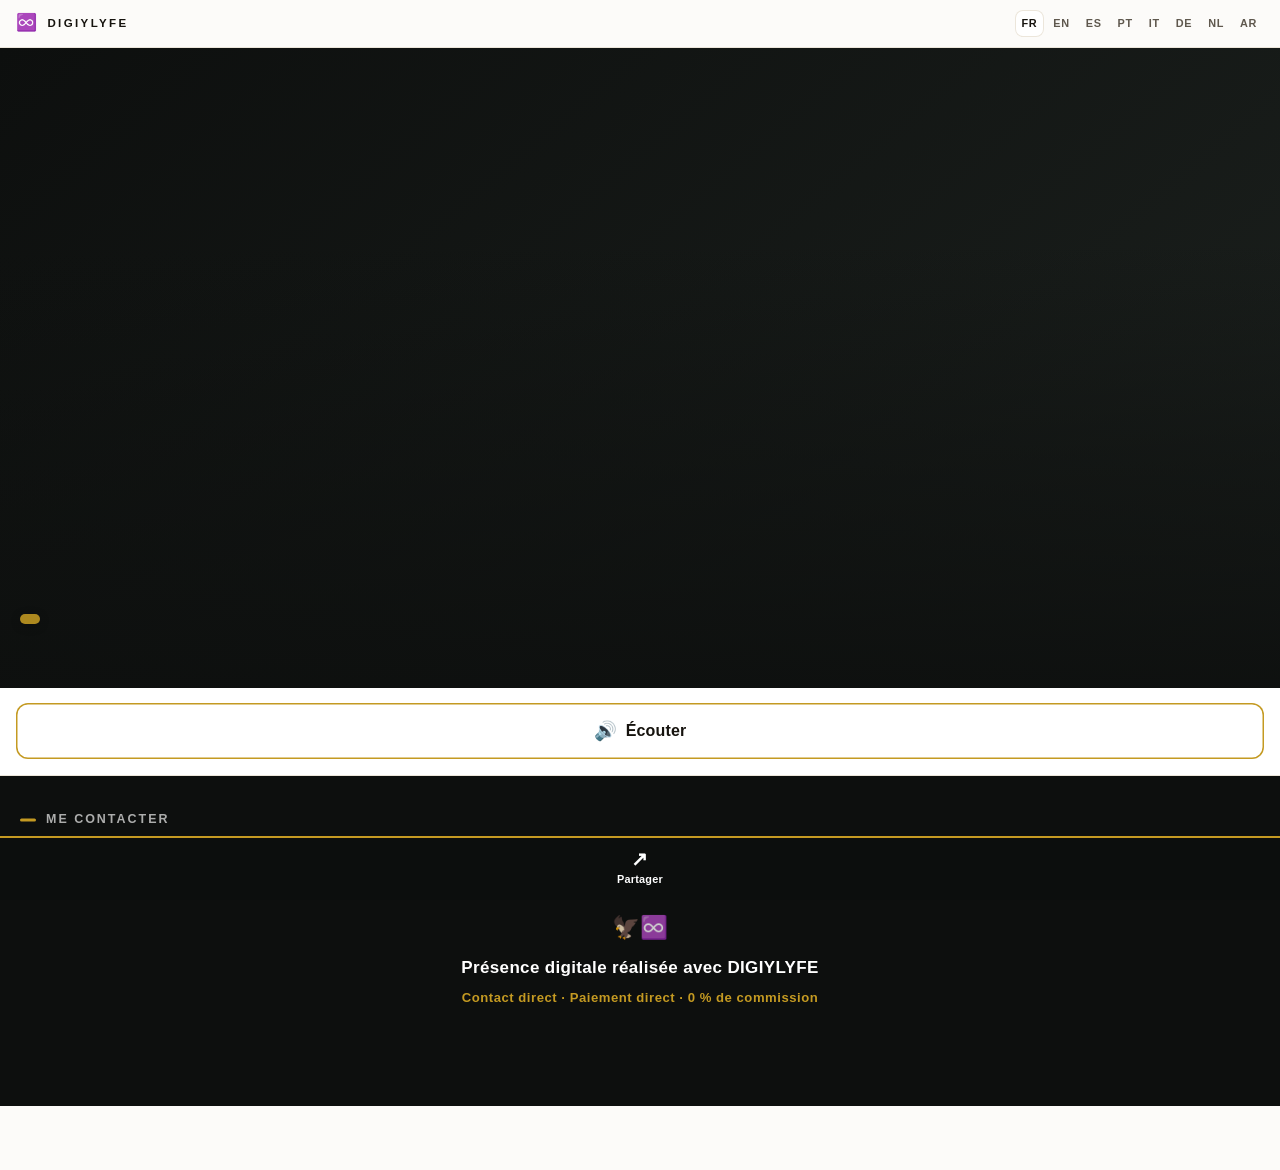
<file: index.html>
<!DOCTYPE html>
<html lang="fr" dir="ltr">
<head>
<meta charset="UTF-8" />
<meta name="viewport" content="width=device-width, initial-scale=1, viewport-fit=cover" />

<!-- ==========================================================
     MASTER SITE DIGIYLYFE · V1  —  SHELL FIXE
     Ce fichier ne change JAMAIS d'un pro à l'autre.
     Tout le contenu vient de client.json. Pour dupliquer :
     copier le dossier, remplacer client.json + le dossier /photos.
     ========================================================== -->

<title>DIGIYLYFE · Présence terrain</title>
<meta name="description" content="Présence digitale directe — contact direct, paiement direct, 0 % de commission. Réalisé avec DIGIYLYFE." />
<meta name="theme-color" content="#0D0F0E" />

<!-- OG génériques DIGIYLYFE (aperçu de partage par défaut). L'app réinjecte
     des OG personnalisés pour le navigateur ; voir README pour la limite crawler. -->
<meta property="og:type" content="website" />
<meta property="og:title" content="DIGIYLYFE · Présence terrain" />
<meta property="og:description" content="Contact direct · Paiement direct · 0 % de commission." />
<meta property="og:image" content="photos/og-default.jpg" />

<link rel="manifest" href="manifest.json" />
<link rel="apple-touch-icon" href="photos/icon-180.png" />
<link rel="stylesheet" href="styles.css" />

<!-- Données client injectables en secours (file:// sans serveur).
     LAISSER VIDE dans le shell : en production, app.js lit client.json. -->
<script id="client-data" type="application/json"></script>
</head>

<body>
<!-- Barre haute : marque DIGIYLYFE + sélecteur de langue -->
<header class="topbar" data-reveal>
  <a class="brand" href="#top" aria-label="DIGIYLYFE">
    <span class="brand__mark" aria-hidden="true">♾️</span>
    <span class="brand__name">DIGIYLYFE</span>
  </a>
  <div class="lang" id="lang" role="group" aria-label="Choisir la langue"></div>
</header>

<main id="top">
  <!-- 1 · IDENTITÉ -->
  <section class="hero" id="identity" aria-label="Identité">
    <div class="hero__media" id="hero-media"></div>
    <div class="hero__scrim"></div>
    <div class="hero__inner">
      <p class="eyebrow" id="hero-eyebrow"></p>
      <h1 class="hero__name" id="hero-name"></h1>
      <p class="hero__tagline" id="hero-tagline"></p>
    </div>
  </section>

  <!-- 2 · CONTACT IMMÉDIAT -->
  <section class="quickcontact" id="quickcontact" aria-label="Contact immédiat"></section>

  <!-- 3 · PRÉSENTATION -->
  <section class="block about" id="about" hidden>
    <h2 class="block__title" data-ui="about"></h2>
    <div class="about__text" id="about-text"></div>
  </section>

  <!-- 4 · SERVICES / PRODUITS -->
  <section class="block services" id="services" hidden>
    <h2 class="block__title" data-ui="services"></h2>
    <div class="services__grid" id="services-grid"></div>
  </section>

  <!-- 5 · PHOTOS / VIDÉOS -->
  <section class="block gallery" id="gallery" hidden>
    <h2 class="block__title" data-ui="gallery"></h2>
    <div class="gallery__grid" id="gallery-grid"></div>
  </section>

  <!-- 6 · PREUVES -->
  <section class="block proofs" id="proofs" hidden>
    <h2 class="block__title" data-ui="proofs"></h2>
    <div class="proofs__grid" id="proofs-grid"></div>
  </section>

  <!-- 7 · CARTE DIGIYLYFE -->
  <section class="block card" id="card" hidden>
    <h2 class="block__title" data-ui="card"></h2>
    <div class="card__inner" id="card-inner"></div>
  </section>

  <!-- 8 · CONTACT FINAL -->
  <section class="block finalcontact" id="finalcontact" aria-label="Contact">
    <h2 class="block__title" data-ui="contact"></h2>
    <div class="finalcontact__inner" id="finalcontact-inner"></div>
  </section>

  <!-- 9 · SIGNATURE -->
  <footer class="signature" id="signature">
    <span class="signature__mark" aria-hidden="true">🦅♾️</span>
    <p class="signature__line" data-ui="made_with"></p>
    <p class="signature__doctrine" data-ui="doctrine"></p>
  </footer>
</main>

<!-- Barre de contact permanente (signature) -->
<nav class="dock" id="dock" aria-label="Contact direct" hidden></nav>

<!-- Lightbox galerie -->
<div class="lightbox" id="lightbox" hidden aria-modal="true" role="dialog">
  <button class="lightbox__close" id="lightbox-close" aria-label="Fermer">✕</button>
  <img class="lightbox__img" id="lightbox-img" alt="" />
</div>

<!-- État vide / erreur -->
<div class="fallback" id="fallback" hidden></div>

<script src="app.js" defer></script>
<script src="reader.js" defer></script>
</body>
</html>
</file>
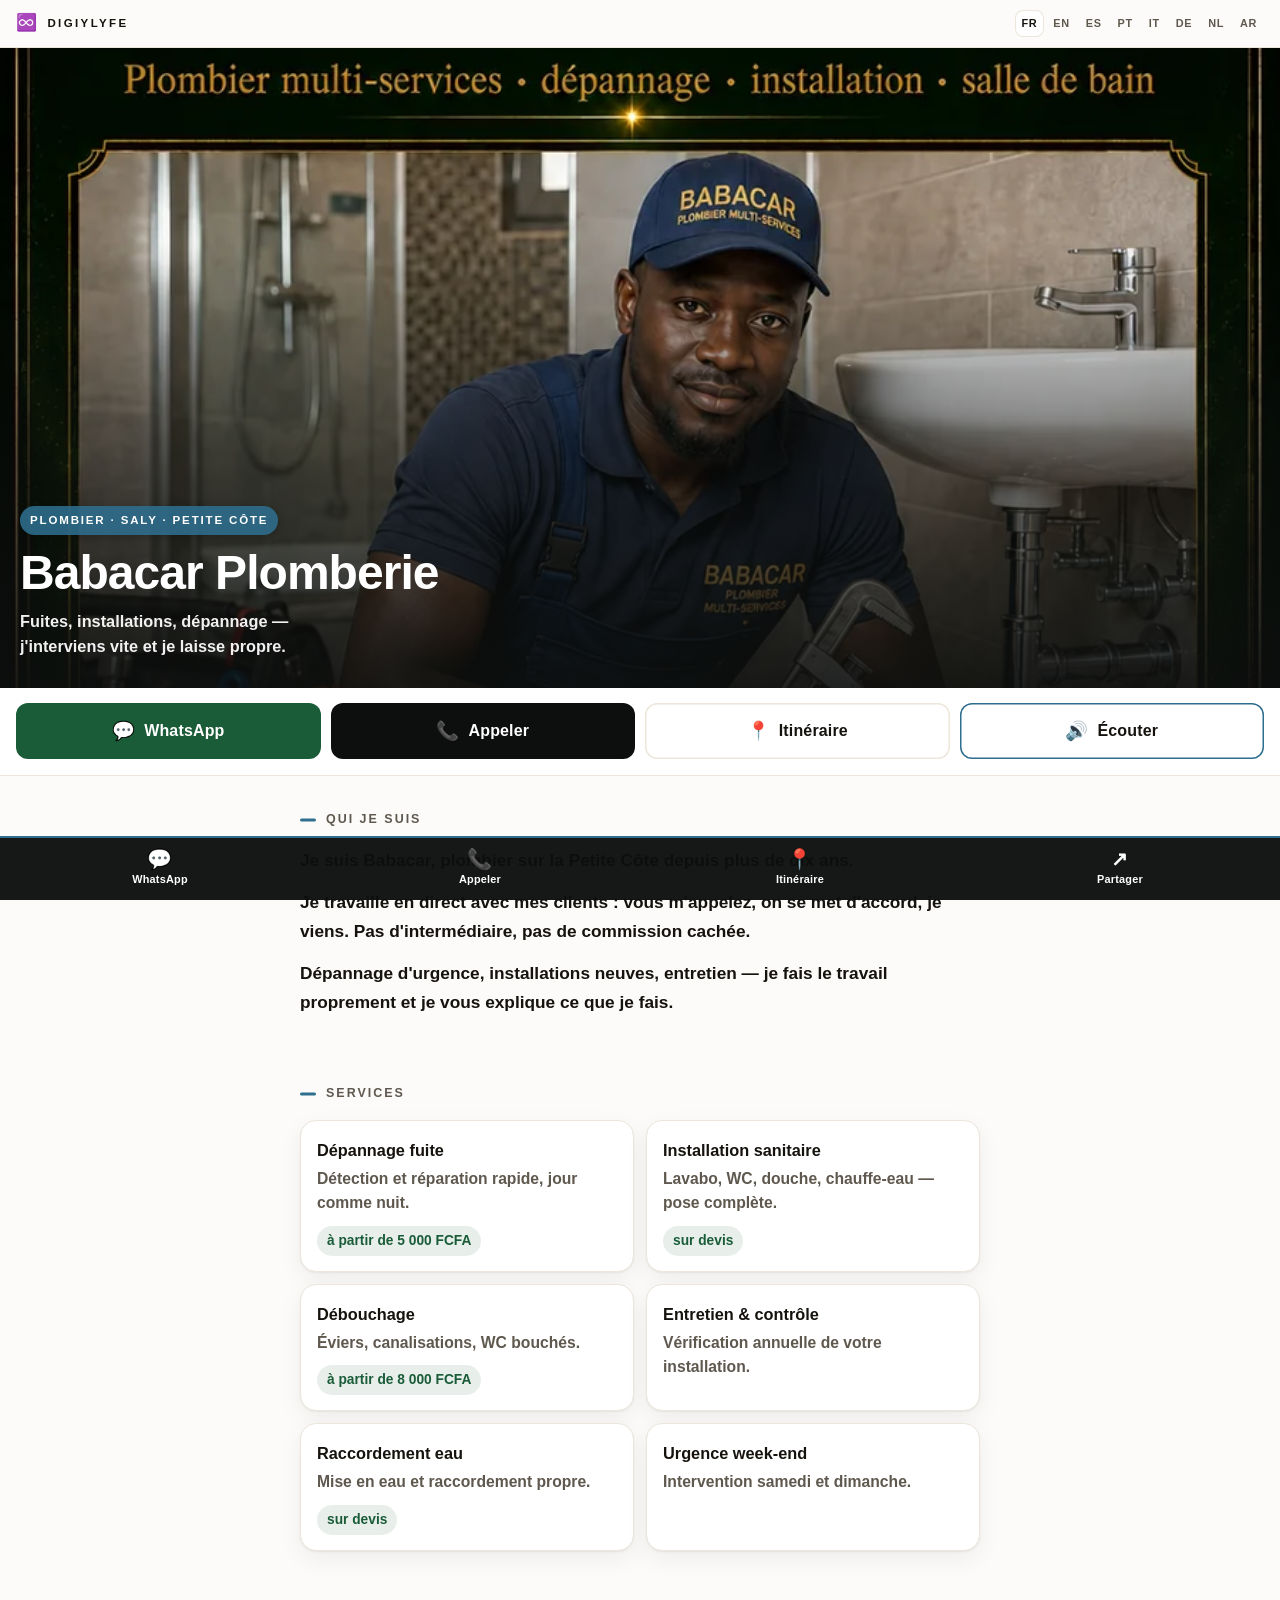
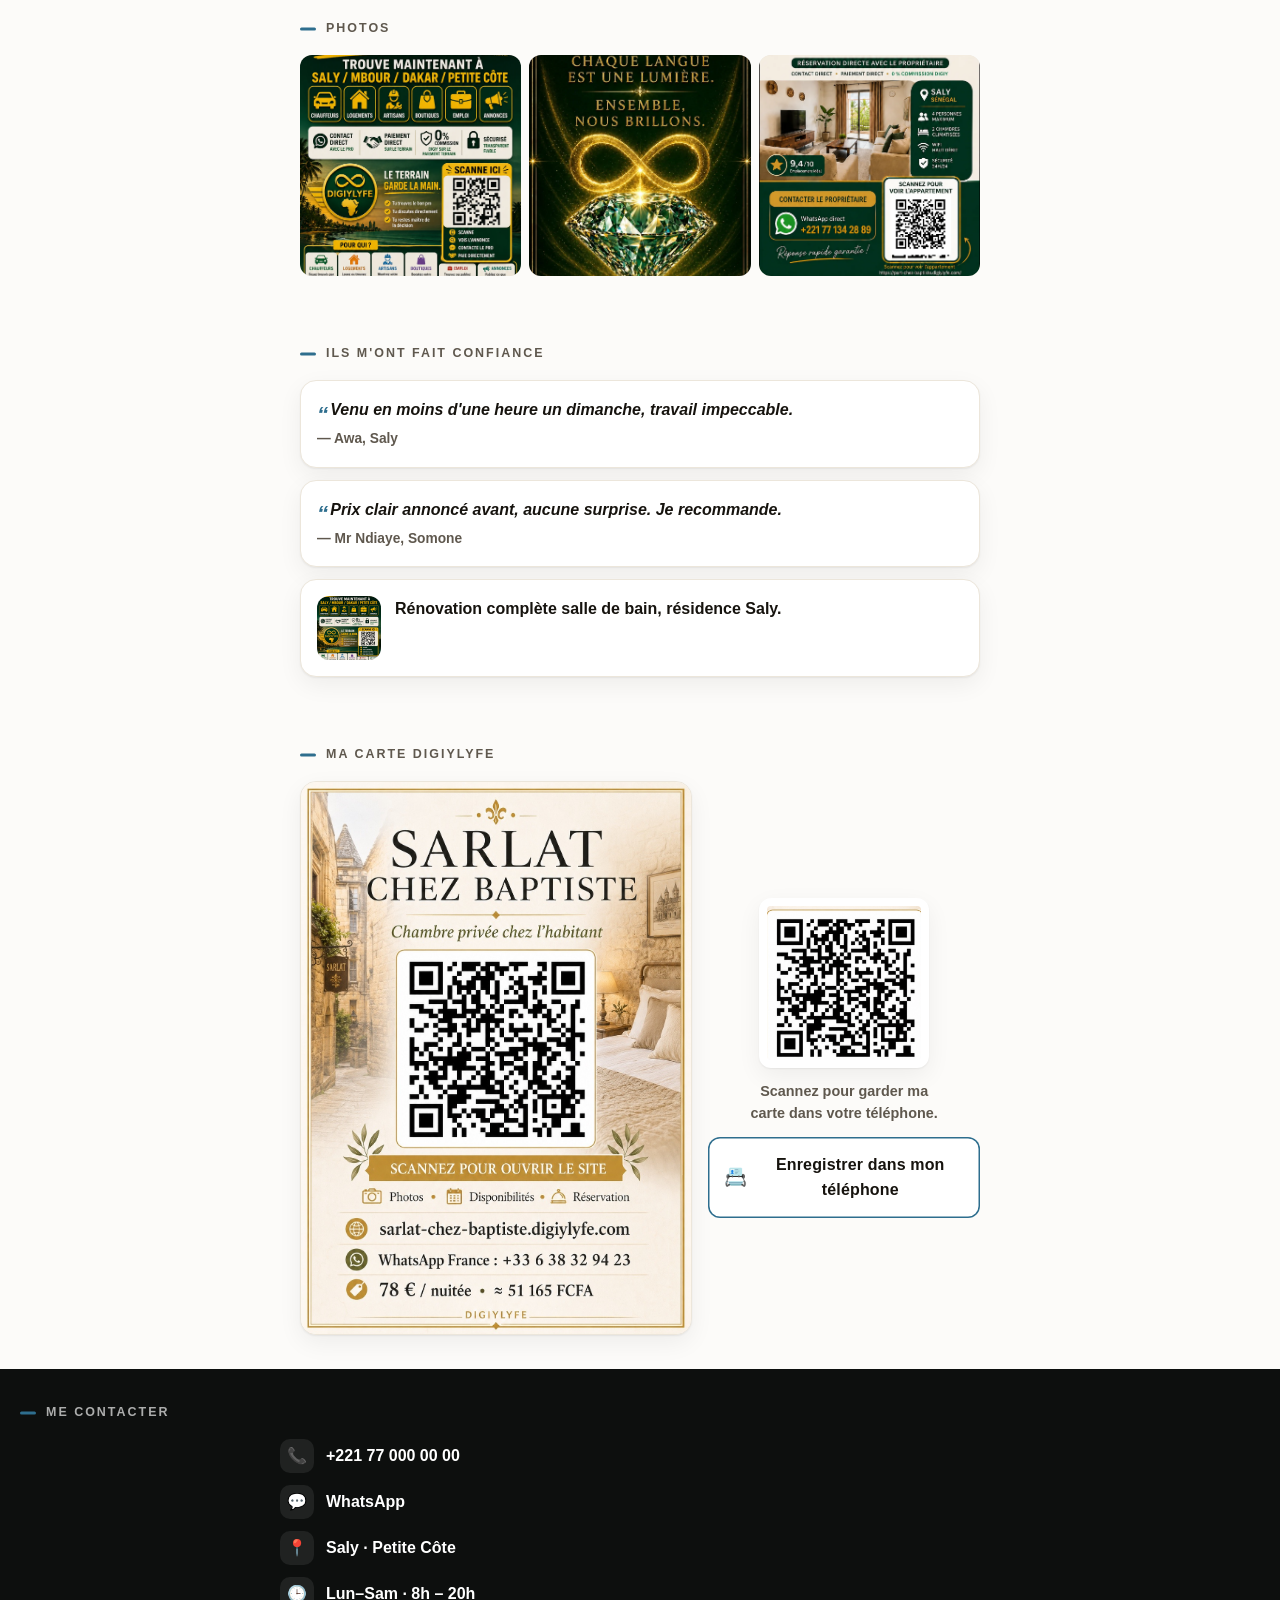
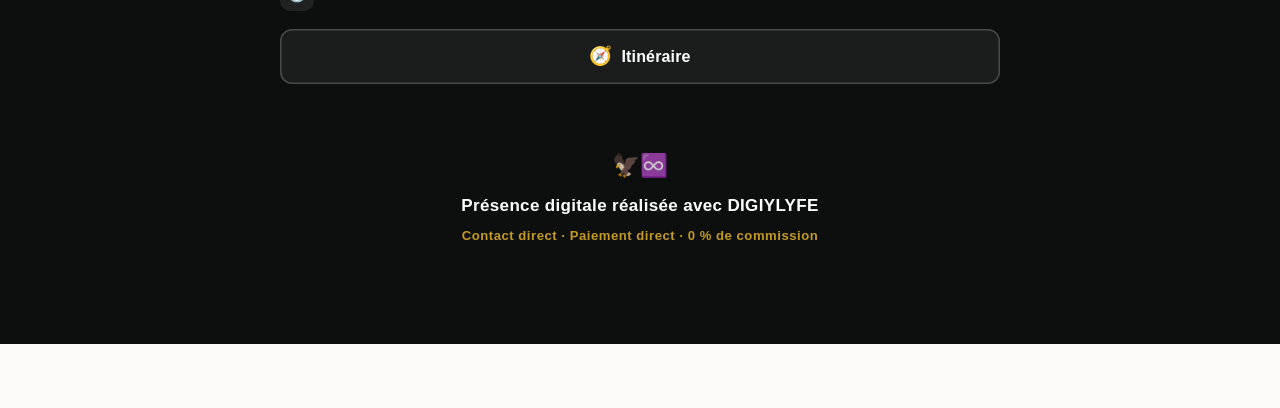
<file: demo-babacar-001/index.html>
<!DOCTYPE html>
<html lang="fr" dir="ltr">
<head>
<meta charset="UTF-8" />
<meta name="viewport" content="width=device-width, initial-scale=1, viewport-fit=cover" />
<title>DEMO-BABACAR-001 · DIGIYLYFE</title>
<meta name="description" content="Démonstrateur DIGIYLYFE · Babacar Plomberie." />
<meta name="theme-color" content="#0D0F0E" />
<meta property="og:type" content="website" />
<meta property="og:title" content="Babacar Plomberie · Démo DIGIYLYFE" />
<meta property="og:description" content="Démonstrateur DIGIYLYFE · Contact direct · Paiement direct · 0 % de commission." />
<meta property="og:image" content="photos/og-default.jpg" />

<link rel="manifest" href="../manifest.json" />
<link rel="apple-touch-icon" href="photos/icon-180.png" />
<link rel="stylesheet" href="../styles.css" />
<script id="client-data" type="application/json"></script>
<style>
/* DEMO-BABACAR-001 uniquement : cadrer l'illustration métier sur l'artisan et ses outils. */
.hero__media img{object-position:center 25%}
@media(max-width:699px){
  .hero__media img{transform:scale(2.3);transform-origin:center 40%}
}
</style>
</head>
<body>
<header class="topbar" data-reveal>
  <a class="brand" href="#top" aria-label="DIGIYLYFE">
    <span class="brand__mark" aria-hidden="true">♾️</span>
    <span class="brand__name">DIGIYLYFE</span>
  </a>
  <div class="lang" id="lang" role="group" aria-label="Choisir la langue"></div>
</header>
<main id="top">
  <section class="hero" id="identity" aria-label="Identité">
    <div class="hero__media" id="hero-media"></div>
    <div class="hero__scrim"></div>
    <div class="hero__inner">
      <p class="eyebrow" id="hero-eyebrow"></p>
      <h1 class="hero__name" id="hero-name"></h1>
      <p class="hero__tagline" id="hero-tagline"></p>
    </div>
  </section>
  <section class="quickcontact" id="quickcontact" aria-label="Contact immédiat"></section>
  <section class="block about" id="about" hidden>
    <h2 class="block__title" data-ui="about"></h2>
    <div class="about__text" id="about-text"></div>
  </section>
  <section class="block services" id="services" hidden>
    <h2 class="block__title" data-ui="services"></h2>
    <div class="services__grid" id="services-grid"></div>
  </section>
  <section class="block gallery" id="gallery" hidden>
    <h2 class="block__title" data-ui="gallery"></h2>
    <div class="gallery__grid" id="gallery-grid"></div>
  </section>
  <section class="block proofs" id="proofs" hidden>
    <h2 class="block__title" data-ui="proofs"></h2>
    <div class="proofs__grid" id="proofs-grid"></div>
  </section>
  <section class="block card" id="card" hidden>
    <h2 class="block__title" data-ui="card"></h2>
    <div class="card__inner" id="card-inner"></div>
  </section>
  <section class="block finalcontact" id="finalcontact" aria-label="Contact">
    <h2 class="block__title" data-ui="contact"></h2>
    <div class="finalcontact__inner" id="finalcontact-inner"></div>
  </section>
  <footer class="signature" id="signature">
    <span class="signature__mark" aria-hidden="true">🦅♾️</span>
    <p class="signature__line" data-ui="made_with"></p>
    <p class="signature__doctrine" data-ui="doctrine"></p>
  </footer>
</main>
<nav class="dock" id="dock" aria-label="Contact direct" hidden></nav>
<div class="lightbox" id="lightbox" hidden aria-modal="true" role="dialog">
  <button class="lightbox__close" id="lightbox-close" aria-label="Fermer">✕</button>
  <img class="lightbox__img" id="lightbox-img" alt="" />
</div>
<div class="fallback" id="fallback" hidden></div>
<script src="../app.js" defer></script>
<script src="../reader.js" defer></script>
</body>
</html>
</file>
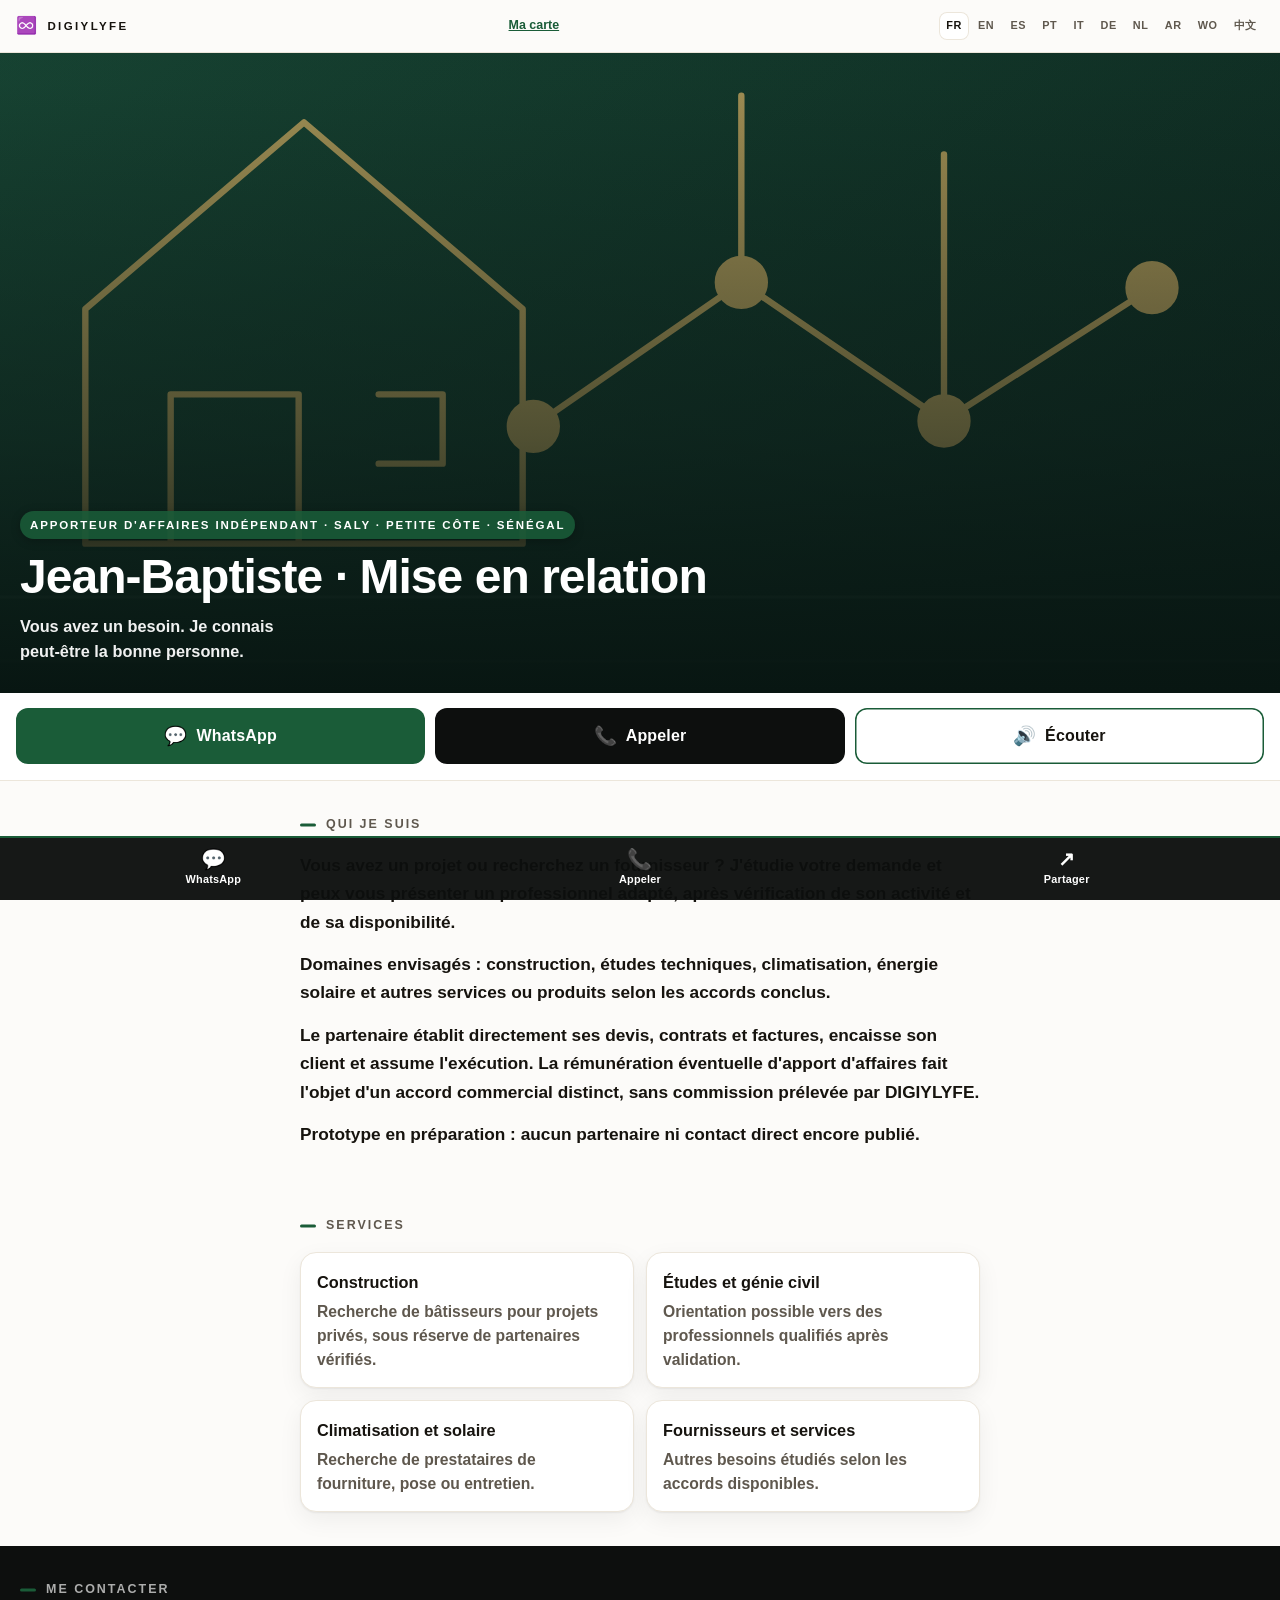
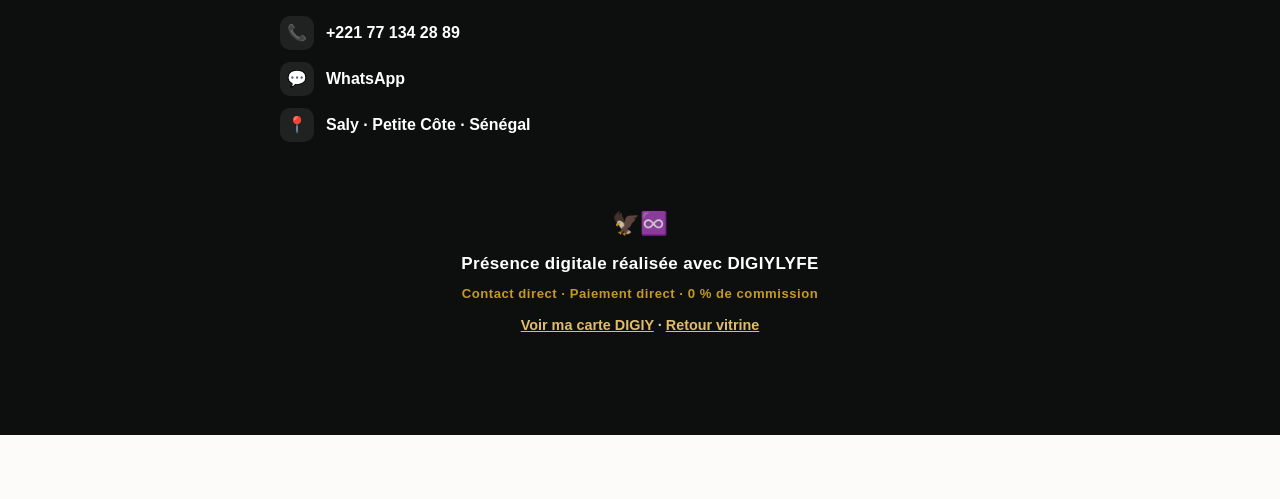
<file: test-apport-affaires-001/index.html>
<!DOCTYPE html>
<html lang="fr" dir="ltr">
<head>
<meta charset="UTF-8" />
<meta name="viewport" content="width=device-width, initial-scale=1, viewport-fit=cover" />

<!-- ==========================================================
     MASTER SITE DIGIYLYFE · V1  —  SHELL FIXE
     Ce fichier ne change JAMAIS d'un pro à l'autre.
     Tout le contenu vient de client.json. Pour dupliquer :
     copier le dossier, remplacer client.json + le dossier /photos.
     ========================================================== -->

<title>Jean-Baptiste · Mise en relation commerciale · Test DIGIY</title>
<meta name="robots" content="noindex,nofollow">
<meta name="description" content="Présence digitale directe — contact direct, paiement direct, 0 % de commission. Réalisé avec DIGIYLYFE." />
<meta name="theme-color" content="#0D0F0E" />

<!-- OG génériques DIGIYLYFE (aperçu de partage par défaut). -->
<meta property="og:type" content="website" />
<meta property="og:title" content="DIGIYLYFE · Présence terrain" />
<meta property="og:description" content="Contact direct · Paiement direct · 0 % de commission." />
<meta property="og:image" content="photos/icon-512.png" />

<link rel="manifest" href="../manifest.json" />
<link rel="apple-touch-icon" href="../photos/icon-180.png" />
<link rel="stylesheet" href="../styles.css" />

<script id="client-data" type="application/json"></script>
<style>/* Ajustement propre à cette instance TEST. */.hero__scrim{background:linear-gradient(180deg,rgba(11,26,22,.04) 5%,rgba(11,26,22,.54) 60%,#081612 100%)}@media(max-width:430px){.topbar{flex-wrap:wrap;gap:5px}.lang{width:100%;justify-content:center}.hero{min-height:65vh}}</style>
</head>

<body>
<header class="topbar" data-reveal>
  <a class="brand" href="https://digiylyfe.com/" aria-label="Retour à DIGIYLYFE">
    <span class="brand__mark" aria-hidden="true">♾️</span>
    <span class="brand__name">DIGIYLYFE</span>
  </a>
  <a href="./carte.html" style="font-size:.78rem;font-weight:800;color:#1A5C38;padding:6px">Ma carte</a>
  <div class="lang" id="lang" role="group" aria-label="Choisir la langue"></div>
</header>

<main id="top">
  <section class="hero" id="identity" aria-label="Identité">
    <div class="hero__media" id="hero-media"></div>
    <div class="hero__scrim"></div>
    <div class="hero__inner">
      <p class="eyebrow" id="hero-eyebrow"></p>
      <h1 class="hero__name" id="hero-name"></h1>
      <p class="hero__tagline" id="hero-tagline"></p>
    </div>
  </section>

  <section class="quickcontact" id="quickcontact" aria-label="Contact immédiat"></section>

  <section class="block about" id="about" hidden>
    <h2 class="block__title" data-ui="about"></h2>
    <div class="about__text" id="about-text"></div>
  </section>

  <section class="block services" id="services" hidden>
    <h2 class="block__title" data-ui="services"></h2>
    <div class="services__grid" id="services-grid"></div>
  </section>

  <section class="block gallery" id="gallery" hidden>
    <h2 class="block__title" data-ui="gallery"></h2>
    <div class="gallery__grid" id="gallery-grid"></div>
  </section>

  <section class="block proofs" id="proofs" hidden>
    <h2 class="block__title" data-ui="proofs"></h2>
    <div class="proofs__grid" id="proofs-grid"></div>
  </section>

  <section class="block card" id="card" hidden>
    <h2 class="block__title" data-ui="card"></h2>
    <div class="card__inner" id="card-inner"></div>
  </section>

  <section class="block finalcontact" id="finalcontact" aria-label="Contact">
    <h2 class="block__title" data-ui="contact"></h2>
    <div class="finalcontact__inner" id="finalcontact-inner"></div>
  </section>

  <footer class="signature" id="signature">
    <span class="signature__mark" aria-hidden="true">🦅♾️</span>
    <p class="signature__line" data-ui="made_with"></p>
    <p class="signature__doctrine" data-ui="doctrine"></p>
    <p style="margin-top:10px;font-size:.9rem"><a style="color:#e1bd67" href="./carte.html">Voir ma carte DIGIY</a> · <a style="color:#e1bd67" href="https://digiylyfe.com/">Retour vitrine</a></p>
  </footer>
</main>

<nav class="dock" id="dock" aria-label="Contact direct" hidden></nav>

<div class="lightbox" id="lightbox" hidden aria-modal="true" role="dialog">
  <button class="lightbox__close" id="lightbox-close" aria-label="Fermer">✕</button>
  <img class="lightbox__img" id="lightbox-img" alt="" />
</div>

<div class="fallback" id="fallback" hidden></div>

<script src="../app.js" defer></script>
<script src="../reader.js" defer></script>
</body>
</html>
</file>
<file: styles.css>
/* =====================================================================
   MASTER SITE DIGIYLYFE · V1 — feuille de style FIXE (ne change pas par pro)
   Mobile-first. Léger, sans police externe, réseau faible OK.
   ===================================================================== */

:root{
  /* ADN DIGIYLYFE */
  --dg-dark:#0D0F0E;
  --dg-gold:#C49A22;
  --dg-green:#1A5C38;

  /* Surface & encre */
  --bg:#FCFBF9;
  --surface:#ffffff;
  --ink:#16130E;
  --muted:#5f584e;
  --line:#ece6db;

  /* Accent sectoriel — écrasé par app.js selon le métier. Défaut = or. */
  --accent:var(--dg-gold);

  /* Action directe (vert WhatsApp maison) */
  --wa:#1A5C38;
  --wa-ink:#ffffff;

  --radius:16px;
  --radius-sm:12px;
  --shadow:0 1px 2px rgba(20,17,10,.06), 0 8px 24px rgba(20,17,10,.06);
  --dock-h:64px;

  --font:-apple-system,BlinkMacSystemFont,"Segoe UI",Roboto,"Helvetica Neue",Arial,"Noto Sans",sans-serif;
}

*{box-sizing:border-box}
/* Garde-fou : l'attribut hidden l'emporte toujours sur un display de classe */
[hidden]{display:none !important}
html{-webkit-text-size-adjust:100%}
body{
  margin:0;
  font-family:var(--font);
  font-size:17px;
  font-weight:600;
  color:var(--ink);
  background:var(--bg);
  line-height:1.6;
  -webkit-font-smoothing:antialiased;
  padding-bottom:calc(var(--dock-h) + env(safe-area-inset-bottom,0));
}
img{max-width:100%;display:block}
a{color:inherit}
h1,h2,p{margin:0}
:focus-visible{outline:3px solid var(--accent);outline-offset:2px;border-radius:6px}

/* ---------- Barre haute ---------- */
.topbar{
  position:sticky;top:0;z-index:40;
  display:flex;align-items:center;justify-content:space-between;
  padding:10px 16px;
  background:color-mix(in srgb,var(--bg) 88%,transparent);
  backdrop-filter:saturate(1.4) blur(8px);
  border-bottom:1px solid var(--line);
}
.brand{display:flex;align-items:center;gap:8px;text-decoration:none;font-weight:800;letter-spacing:.14em}
.brand__mark{color:var(--dg-gold);font-size:1.05rem}
.brand__name{font-size:.72rem;color:var(--ink)}
.lang{display:flex;gap:2px;flex-wrap:wrap;justify-content:flex-end}
.lang button{
  appearance:none;border:0;background:transparent;
  font:inherit;font-size:.68rem;font-weight:700;letter-spacing:.06em;
  color:var(--muted);padding:5px 7px;border-radius:8px;cursor:pointer;text-transform:uppercase;
}
.lang button[aria-current="true"]{color:var(--ink);background:var(--surface);box-shadow:inset 0 0 0 1px var(--line)}

/* ---------- 1 · HERO / IDENTITÉ ---------- */
.hero{position:relative;min-height:min(84vh,640px);display:flex;align-items:flex-end;overflow:hidden;background:var(--dg-dark)}
.hero__media,.hero__media img,.hero__media video{position:absolute;inset:0;width:100%;height:100%;object-fit:cover}
.hero__scrim{position:absolute;inset:0;background:
  linear-gradient(180deg,rgba(13,15,14,0) 30%,rgba(13,15,14,.55) 68%,rgba(13,15,14,.9) 100%)}
.hero__inner{position:relative;z-index:2;padding:28px 20px 30px;color:#fff;width:100%}
.eyebrow{
  display:inline-block;font-size:.72rem;font-weight:800;letter-spacing:.16em;text-transform:uppercase;
  color:#fff;padding:5px 10px;border-radius:999px;
  background:color-mix(in srgb,var(--accent) 88%,black 0%);
  box-shadow:0 2px 10px rgba(0,0,0,.25);margin-bottom:14px
}
.hero__name{font-size:clamp(2rem,8.5vw,3rem);line-height:1.02;font-weight:800;letter-spacing:-.02em;text-wrap:balance}
.hero__tagline{margin-top:12px;font-size:1.02rem;font-weight:700;line-height:1.5;max-width:36ch;color:rgba(255,255,255,.94)}

/* ---------- 2 · CONTACT IMMÉDIAT ---------- */
.quickcontact{
  display:grid;grid-template-columns:1fr;gap:10px;
  padding:16px;margin-top:-1px;background:var(--surface);
  border-bottom:1px solid var(--line)
}
@media(min-width:420px){.quickcontact{grid-template-columns:repeat(auto-fit,minmax(150px,1fr))}}
.cbtn{
  display:flex;align-items:center;justify-content:center;gap:9px;
  padding:15px 16px;border-radius:var(--radius-sm);text-decoration:none;
  font-weight:800;font-size:1rem;letter-spacing:.01em;min-height:54px;
  transition:transform .06s ease, filter .15s ease
}
.cbtn:active{transform:translateY(1px)}
.cbtn__ico{font-size:1.15rem;line-height:1}
.cbtn--wa{background:var(--wa);color:var(--wa-ink)}
.cbtn--call{background:var(--dg-dark);color:#fff}
.cbtn--map{background:var(--surface);color:var(--ink);box-shadow:inset 0 0 0 1.5px var(--line)}
.cbtn--vcf{background:var(--surface);color:var(--ink);box-shadow:inset 0 0 0 1.5px var(--accent)}
.cbtn--share{background:transparent;color:var(--muted);box-shadow:inset 0 0 0 1.5px var(--line)}

/* ---------- Blocs génériques ---------- */
.block{padding:34px 20px;max-width:720px;margin:0 auto}
.block__title{
  font-size:.78rem;font-weight:800;letter-spacing:.16em;text-transform:uppercase;
  color:var(--muted);margin-bottom:16px;position:relative;padding-left:26px
}
.block__title::before{
  content:"";position:absolute;left:0;top:50%;transform:translateY(-50%);
  width:16px;height:3px;border-radius:3px;background:var(--accent)
}

/* 3 · Présentation */
.about__text{font-size:1.08rem;font-weight:700;line-height:1.65;color:var(--ink)}
.about__text p{margin-bottom:.8em}
.about__text p:last-child{margin-bottom:0}

/* 4 · Services */
.services__grid{display:grid;gap:12px}
@media(min-width:520px){.services__grid{grid-template-columns:1fr 1fr}}
.svc{
  background:var(--surface);border:1px solid var(--line);border-radius:var(--radius);
  padding:16px 16px 15px;box-shadow:var(--shadow)
}
.svc__title{font-weight:800;font-size:1.02rem;margin-bottom:4px}
.svc__desc{color:var(--muted);font-size:.98rem;font-weight:700;line-height:1.55}
.svc__price{
  display:inline-block;margin-top:10px;font-weight:800;font-size:.86rem;
  color:var(--dg-green);background:color-mix(in srgb,var(--dg-green) 10%,white);
  padding:4px 10px;border-radius:999px
}

/* 5 · Galerie */
.gallery__grid{display:grid;grid-template-columns:1fr 1fr;gap:8px}
@media(min-width:560px){.gallery__grid{grid-template-columns:repeat(3,1fr)}}
.gallery__item{
  position:relative;aspect-ratio:1/1;border-radius:var(--radius-sm);overflow:hidden;
  border:0;padding:0;cursor:zoom-in;background:var(--line)
}
.gallery__item img{width:100%;height:100%;object-fit:cover;transition:transform .3s ease}
.gallery__item:active img{transform:scale(1.03)}

/* 6 · Preuves */
.proofs__grid{display:grid;gap:12px}
.proof{
  background:var(--surface);border:1px solid var(--line);border-radius:var(--radius);
  padding:16px;box-shadow:var(--shadow);display:flex;gap:14px;align-items:flex-start
}
.proof__img{width:64px;height:64px;border-radius:12px;object-fit:cover;flex:0 0 auto}
.proof__text{font-size:1rem;font-weight:700;line-height:1.6}
.proof__author{display:block;margin-top:6px;font-weight:800;font-size:.86rem;color:var(--muted)}
.proof--quote .proof__text{font-style:italic}
.proof--quote .proof__text::before{content:"“";color:var(--accent);font-weight:800;font-size:1.4em;line-height:0;vertical-align:-.3em;margin-right:2px}

/* 7 · Carte DIGIYLYFE */
.card__inner{display:grid;gap:16px;align-items:center}
@media(min-width:520px){.card__inner{grid-template-columns:1.3fr .9fr}}
.card__visual{border-radius:var(--radius);overflow:hidden;box-shadow:var(--shadow);border:1px solid var(--line);background:var(--surface)}
.card__qr{display:flex;flex-direction:column;align-items:center;gap:12px;text-align:center}
.card__qr img{width:170px;height:170px;border-radius:12px;background:#fff;padding:8px;box-shadow:var(--shadow)}
.card__hint{font-size:.9rem;font-weight:700;line-height:1.55;color:var(--muted);max-width:24ch}

/* 8 · Contact final */
.finalcontact{background:var(--dg-dark);color:#fff;max-width:none;margin:0}
.finalcontact .block__title{color:rgba(255,255,255,.66)}
.finalcontact__inner{max-width:720px;margin:0 auto;display:grid;gap:12px}
.finalrow{display:flex;align-items:center;gap:12px;font-size:1rem;font-weight:700}
.finalrow__ico{width:34px;height:34px;flex:0 0 auto;display:grid;place-items:center;border-radius:10px;background:rgba(255,255,255,.08);color:var(--dg-gold)}
.finalrow a{color:#fff;text-decoration:none;font-weight:700}
.finalcontact .cbtn{margin-top:6px}
.finalcontact .cbtn--map{background:rgba(255,255,255,.06);color:#fff;box-shadow:inset 0 0 0 1.5px rgba(255,255,255,.2)}

/* 9 · Signature */
.signature{text-align:center;padding:30px 20px calc(34px + var(--dock-h));background:var(--dg-dark);color:rgba(255,255,255,.8)}
.signature__mark{font-size:1.4rem}
.signature__line{margin-top:8px;font-weight:800;color:#fff;letter-spacing:.02em}
.signature__doctrine{margin-top:6px;font-size:.82rem;font-weight:700;color:var(--dg-gold);letter-spacing:.04em}

/* ---------- Dock permanent (signature UX) ---------- */
.dock{
  position:fixed;left:0;right:0;bottom:0;z-index:50;height:var(--dock-h);
  display:grid;grid-auto-flow:column;grid-auto-columns:1fr;gap:0;
  background:color-mix(in srgb,var(--dg-dark) 96%,transparent);
  border-top:2px solid var(--accent);
  padding-bottom:env(safe-area-inset-bottom,0)
}
.dock a{
  display:flex;flex-direction:column;align-items:center;justify-content:center;gap:2px;
  text-decoration:none;color:#fff;font-size:.68rem;font-weight:700;letter-spacing:.02em
}
.dock a .dock__ico{font-size:1.25rem;line-height:1}
.dock a--wa{color:#fff}
.dock a:active{background:rgba(255,255,255,.06)}

/* ---------- Lightbox ---------- */
.lightbox{position:fixed;inset:0;z-index:80;background:rgba(6,7,6,.94);display:grid;place-items:center;padding:20px}
.lightbox__img{max-width:100%;max-height:86vh;border-radius:10px}
.lightbox__close{position:absolute;top:14px;right:14px;width:44px;height:44px;border:0;border-radius:50%;background:rgba(255,255,255,.12);color:#fff;font-size:1.1rem;cursor:pointer}

/* ---------- État vide ---------- */
.fallback{padding:64px 24px;text-align:center;color:var(--muted);font-weight:700;max-width:420px;margin:0 auto}
.fallback h2{color:var(--ink);margin-bottom:8px}

/* ---------- Reveal léger ---------- */
[data-reveal]{opacity:0;transform:translateY(8px)}
[data-reveal].is-in{opacity:1;transform:none;transition:opacity .5s ease,transform .5s ease}

/* ---------- RTL (arabe) ---------- */
[dir="rtl"] .block__title{padding-left:0;padding-right:26px}
[dir="rtl"] .block__title::before{left:auto;right:0}
[dir="rtl"] .eyebrow{letter-spacing:0}

@media(prefers-reduced-motion:reduce){
  *{animation:none!important;transition:none!important}
  [data-reveal]{opacity:1;transform:none}
}
</file>
